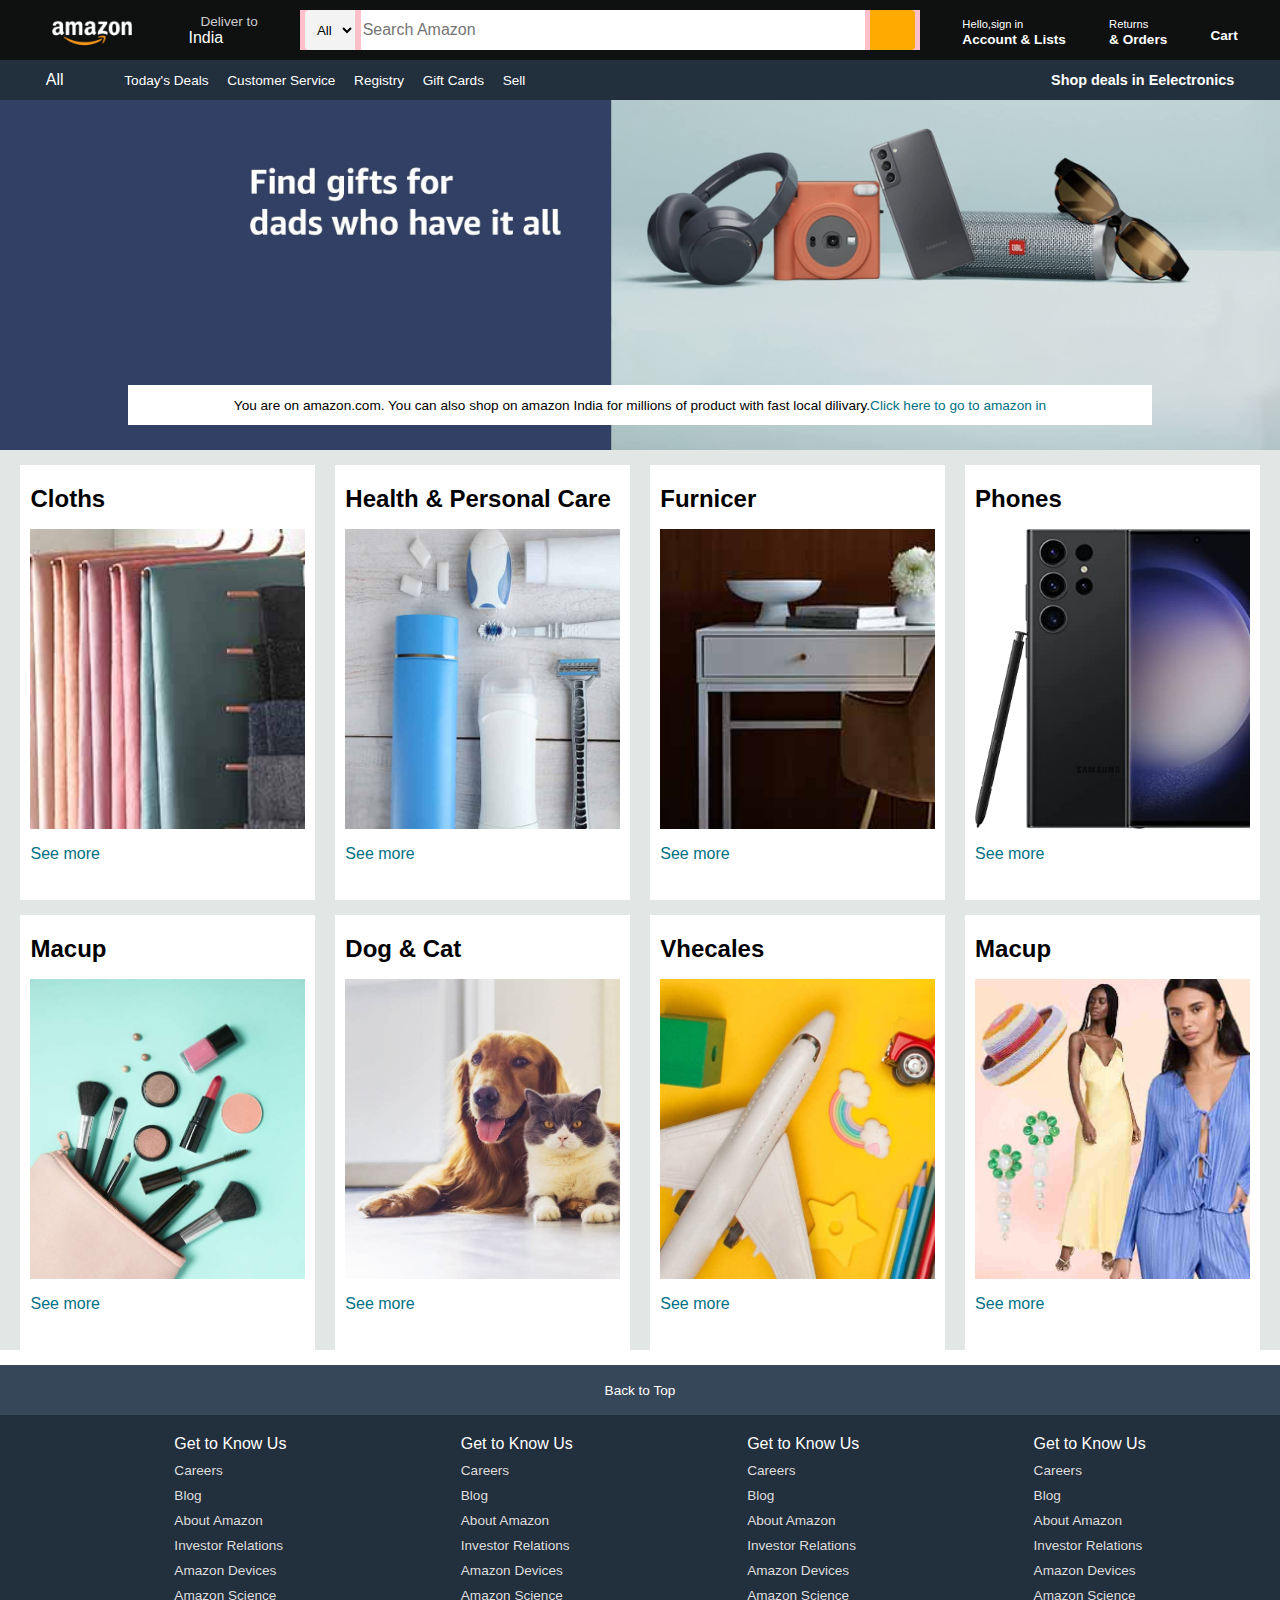
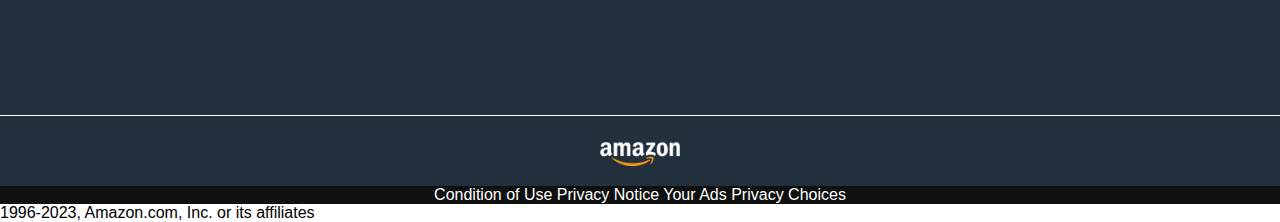
<file: 3. amazon clone/index.html>
<!DOCTYPE html>
<html lang="en">
<head>
    <meta charset="UTF-8">
    <meta name="viewport" content="width=device-width, initial-scale=1.0">
    <title>Amazon</title>
    <link rel="stylesheet" href="https://cdnjs.cloudflare.com/ajax/libs/font-awesome/6.4.2/css/all.min.css" integrity="sha512-z3gLpd7yknf1YoNbCzqRKc4qyor8gaKU1qmn+CShxbuBusANI9QpRohGBreCFkKxLhei6S9CQXFEbbKuqLg0DA==" crossorigin="anonymous" referrerpolicy="no-referrer" />
    <link rel="stylesheet" href="style.css">

</head>
<body>
    <head>
        <div class="navbar">
            <div class="nav-logo border">
                <div class="logo"></div>
            </div>
            <div class="nav-address border">
                <p class="add-first">Deliver  to</p>
                <div class="add-icon">
                    <i class="fa-solid fa-location-dot"></i>
                    <p class="add-second">India</p>
                </div>
            </div>
            <div class="nav-search">
                <select class="search-select">
                    <option>All</option>
                </select>
                <input placeholder="Search Amazon" class="search-input">
                <div class="search-icon">
                    <i class="fa-solid fa-magnifying-glass"></i>
                </div>
            </div>
            <div class="nav-signin border">
                <p><span>Hello,sign in</span></p>
                <p class="nav-second">Account & Lists</p>
            </div>
            <div class="nav-return border">
                <p><span>Returns</span></p>
                <p class="nav-second">& Orders</p>
            </div>
            <div class="nav-cart border">
                <i class="fa-solid fa-cart-shopping"></i>
                Cart
            </div>
        </div>
        <div class="panel">
            <div class="panel-all">
                <i class="fa-solid fa-bars"></i>
                All
            </div>
            <div class="panel-ops">
                <p>Today's Deals</p>
                <p>Customer Service</p>
                <p>Registry</p>
                <p>Gift Cards</p>
                <p>Sell</p>
            </div>
            <div class="panel-deals">
                Shop deals in Eelectronics
            </div>
        </div>
    </head>
    <div class="hero-section">
        <div class="hero-msg">
            <p>
                You are on amazon.com. You can also shop on amazon India for millions of product with fast local dilivary.<a>Click here to go to amazon in</a>
            </p>
        </div>
    </div>
    <div class="shop-section">
        <div class=" box">
            <div class="box-content">
                <h2>Cloths</h2>
            <div class="box-img" style="background-image: url('box1_image.jpg');"></div>
            <p>See more</p>
            </div>
        </div>
        <div class=" box">
            <div class="box-content">
                <h2>Health & Personal Care</h2>
            <div class="box-img" style="background-image: url('box2_image.jpg');"></div>
            <p>See more</p>
            </div>
        </div>
        <div class=" box">
            <div class="box-content">
                <h2>Furnicer</h2>
            <div class="box-img" style="background-image: url('box3_image.jpg');"></div>
            <p>See more</p>
            </div>
        </div>
        <div class=" box">
            <div class="box-content">
                <h2>Phones</h2>
            <div class="box-img" style="background-image: url('box4_image.jpg');"></div>
            <p>See more</p>
            </div>
        </div>
        <div class=" box">
            <div class="box-content">
                <h2>Macup</h2>
            <div class="box-img" style="background-image: url('box5_image.jpg');"></div>
            <p>See more</p>
            </div>
        </div>
        <div class=" box">
            <div class="box-content">
                <h2>Dog & Cat</h2>
            <div class="box-img" style="background-image: url('box6_image.jpg');"></div>
            <p>See more</p>
            </div>
        </div>
        <div class=" box">
            <div class="box-content">
                <h2>Vhecales</h2>
            <div class="box-img" style="background-image: url('box7_image.jpg');"></div>
            <p>See more</p>
            </div>
        </div>
        <div class=" box">
            <div class="box-content">
                <h2>Macup</h2>
            <div class="box-img" style="background-image: url('box8_image.jpg');"></div>
            <p>See more</p>
            </div>
        </div>
    </div>
    <footer>
        <div class="foot-panel1">
            Back to Top
        </div>
        <div class="foot-panel2">
            <ul>
                <p>Get to Know Us</p>
                    <a>Careers</a>
                    <a>Blog</a>
                    <a>About Amazon</a>
                    <a>Investor Relations</a>
                   <a>Amazon Devices</a>
                    <a>Amazon Science</a>
            </ul>
            <ul>
                <p>Get to Know Us</p>
                    <a>Careers</a>
                    <a>Blog</a>
                    <a>About Amazon</a>
                    <a>Investor Relations</a>
                   <a>Amazon Devices</a>
                    <a>Amazon Science</a>
            </ul>
            <ul>
                <p>Get to Know Us</p>
                    <a>Careers</a>
                    <a>Blog</a>
                    <a>About Amazon</a>
                    <a>Investor Relations</a>
                   <a>Amazon Devices</a>
                    <a>Amazon Science</a>
            </ul>
            <ul>
                <p>Get to Know Us</p>
                    <a>Careers</a>
                    <a>Blog</a>
                    <a>About Amazon</a>
                    <a>Investor Relations</a>
                   <a>Amazon Devices</a>
                    <a>Amazon Science</a>
            </ul>
        </div>
        <div class="foot-panel3">
            <div class="logo">
                
            </div>
        </div>
        <div class="foot-panel4">
            <div class="page">
                <a>Condition of Use</a>
                <a>Privacy Notice</a>
                <a>Your Ads Privacy Choices</a>
            </div>
        </div>
        <div class="copyright">
            1996-2023, Amazon.com, Inc. or its affiliates
        </div>
    </footer>
</body>
</html>
</file>
<file: 3. amazon clone/style.css>
*{
    margin: 0;
    font-family: Arial;
    border: border-box;
}
.navbar{
    height: 60px;
    background-color:#0f1111;
    color:white;
    display: flex;
    align-items: center;
    justify-content: space-evenly;
}
.nav-logo{
    height: 50px;
    width: 100px;
}
.logo{
    background-image: url("amazon_logo.png");
    background-size: cover;
    height: 50px;
    width: 100%;
}
.border{
    border: 1px solid transparent;
}
.border:hover{
    border: 1px solid white;
}
/*box*/
.add-first{
    color:#cccccc;
    font-size: 0.85rem;
    margin-left: 15px;
}
.add-second{
    font-size: 1rem;
    margin-left: 3px;
}
.add-icon{
    display: flex;
    align-items: center;
}
/*box3*/
.nav-search{
    display: flex;
    justify-content: space-evenly;
    background-color: pink;
    width: 620px;
    height: 40px;
}
.search-select{
    background-color: #f3f3f3;
    width: 50px;
    text-align: center;
    border-top-left-radius: 4px;
    border-bottom-left-radius: 4px;
    border: none;
}
.search-input{
    width: 500px;
    font-size: 1rem;
    border: none;
}
.search-icon{
    width: 45px;
    display: flex;
    justify-content: center;
    align-items: center;
    font-size: 1.2rem;
    background-color: rgb(255, 170, 0);
    border-top-right-radius: 4px;
    border-bottom-right-radius: 4px;
}
.nav-search:hover{
    border: 2px solid orange;
}
/*box4*/
span{
    font-size: 0.7rem;
}
.nav-second{
    font-size: 0.85rem;
    font-weight: 700;
}
/*box6*/

.nav-cart i {
    font-size: 30px;
}
.nav-cart{
    font-size: 0.85rem;
    font-weight: 700;
}

/*panel*/
.panel{
    height: 40px;
    background-color: #222f3d;
    display: flex;
    color: white;
    align-items: center;
    justify-content: space-evenly;
   
}

.panel-ops p{
    display: inline;
    margin-left: 15px;

}
.panel-ops {
    width: 70%;
    font-size: .85rem;
}
.panel-deals{
    font-size: 0.9rem;
    font-weight: 700;
}
/*hero section*/
.hero-section{
    background-image: url("hero_image.jpg");
    height: 350px;
    background-size: cover;
    display: flex;
    justify-content: center;
    align-items: flex-end;
}
.hero-msg{
    background-color: white;
    color: black;
    height: 40px;
    display: flex;
    align-items: center;
    justify-content: center;
    font-size: 0.85rem;
    width: 80%;
    margin-bottom: 25px;
    

}
.hero-msg a{
    color: #007185;
}
/*shop section*/

.shop-section{
    display: flex;
    flex-wrap: wrap;
    justify-content: space-evenly;
    background-color: #e2e7e6;

}

.box{
    /*border: 2px solid black;*/
    height: 400px;
    width: 23%;
    background-color: white;
    padding: 20px 0px 15px;
    margin-top: 15px;
}
.box-img{
    height: 300px;
    background-size: cover;
    margin-top: 1rem;
    margin-bottom: 1rem;
    
}
.box-content{
    margin-left: 10px;
    margin-right: 10px;
   
}
.box-content p{
    color: #007185;
}
footer{
    margin-top: 15px;
}
.foot-panel1{
    background-color: #37475a;
    color: white;
    height: 50px;
    display: flex;
    justify-content: center;
    align-items: center;
    font-size: 0.85rem;
}
.foot-panel2{
    background-color: #222f3d;
    color: white;
    height: 300px;
    display: flex;
    justify-content: space-evenly;
}
ul{
    margin-top: 20px;
}
ul a{
    display: block;
    font-size: 0.85rem;
    margin-top: 10px;
    color: #dddddd;
}
.foot-panel3{
    background-color: #222f3d;
    color: white;
    border-top: 0.5px solid white;
    height: 70px;
    display: flex;
    justify-content: center;
    align-items: center;
}
.logo{
    background-image: url("amazon_logo.png");
    background-size: cover;
    height: 50px;
    width: 100px;

}
.foot-panel4{
    background-color: #0f1111;
    color: white;
    display: flex;
    justify-content: center;
    align-items: center;
}
</file>
